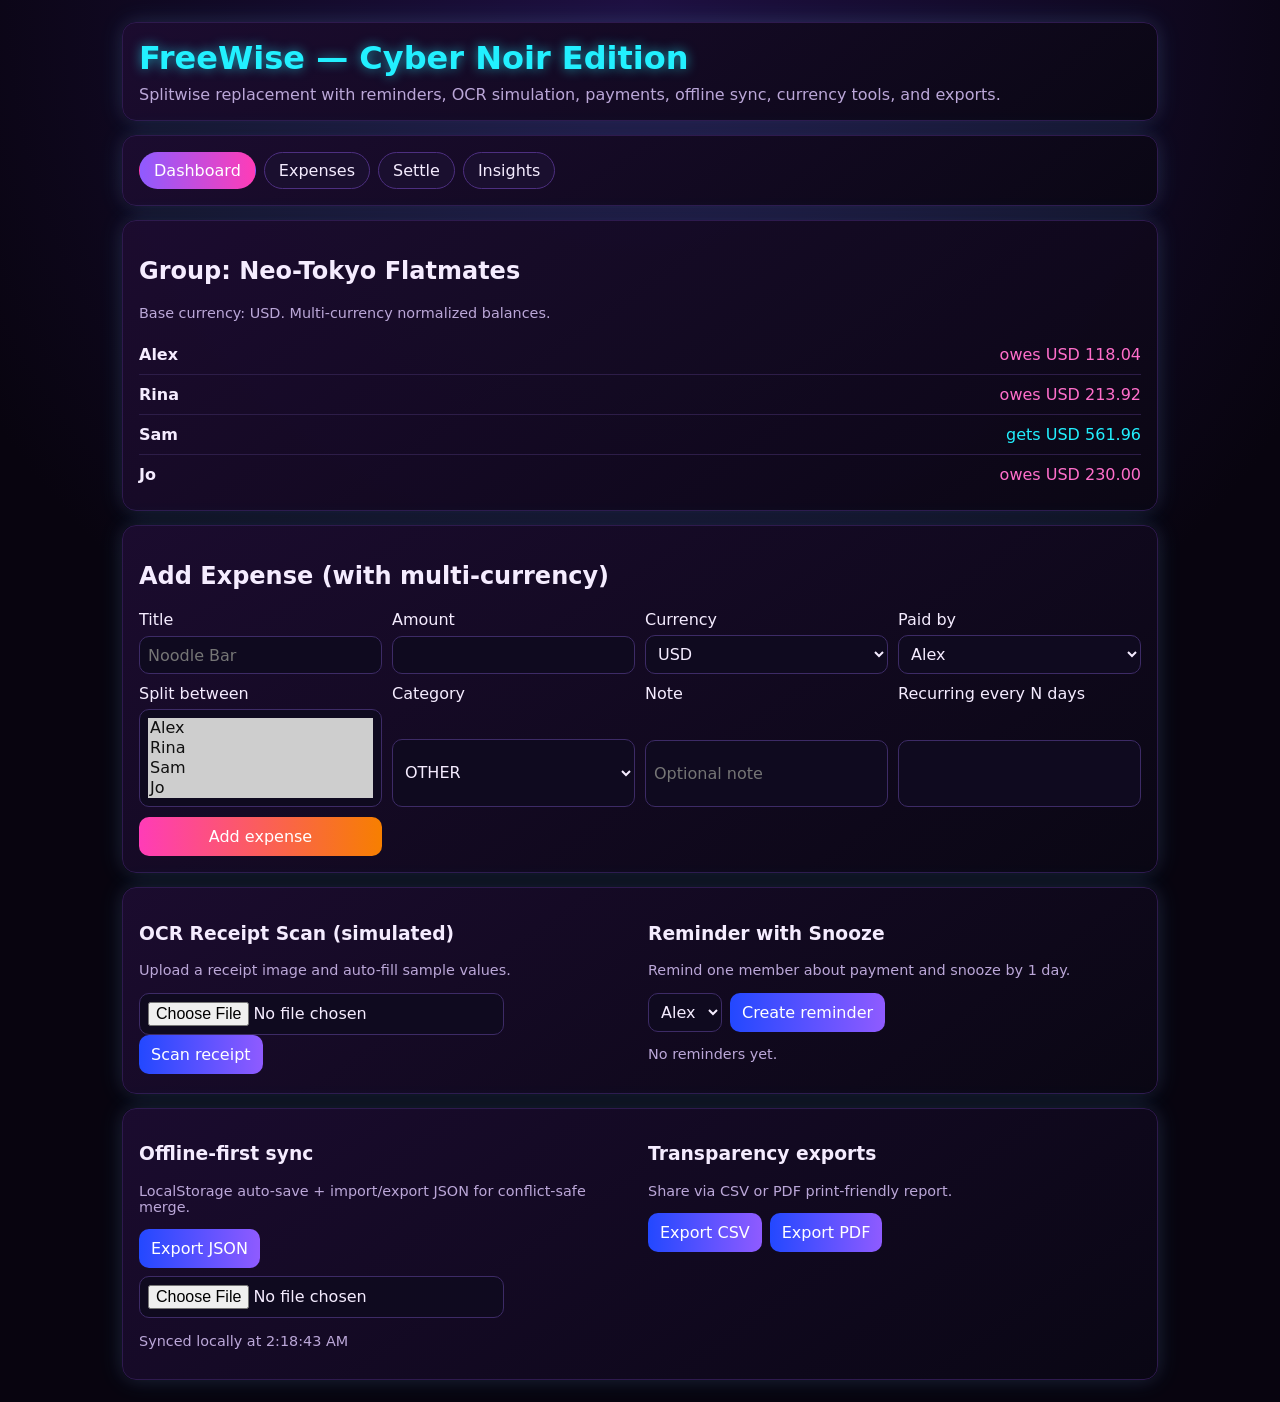
<file: web_preview/index.html>
<!doctype html>
<html lang="en">
  <head>
    <meta charset="UTF-8" />
    <meta name="viewport" content="width=device-width, initial-scale=1.0" />
    <title>FreeWise Cyber Noir Preview</title>
    <link rel="stylesheet" href="styles.css" />
  </head>
  <body>
    <main class="app-shell">
      <header class="hero card">
        <h1>FreeWise — Cyber Noir Edition</h1>
        <p>Splitwise replacement with reminders, OCR simulation, payments, offline sync, currency tools, and exports.</p>
      </header>

      <section class="card tabs" aria-label="Tabs">
        <button class="tab is-active" data-tab="dashboard">Dashboard</button>
        <button class="tab" data-tab="expenses">Expenses</button>
        <button class="tab" data-tab="settle">Settle</button>
        <button class="tab" data-tab="insights">Insights</button>
      </section>

      <section id="dashboard" class="panel card"></section>
      <section id="expenses" class="panel card hidden"></section>
      <section id="settle" class="panel card hidden"></section>
      <section id="insights" class="panel card hidden"></section>

      <section class="card">
        <h2>Add Expense (with multi-currency)</h2>
        <form id="expense-form" class="grid-form">
          <label>Title<input name="title" required placeholder="Noodle Bar" /></label>
          <label>Amount<input name="amount" type="number" step="0.01" min="0" required /></label>
          <label>Currency
            <select name="currency">
              <option value="USD">USD</option>
              <option value="EUR">EUR</option>
              <option value="GBP">GBP</option>
              <option value="INR">INR</option>
              <option value="JPY">JPY</option>
            </select>
          </label>
          <label>Paid by<select name="paidBy"></select></label>
          <label>Split between<select name="splitBetween" multiple></select></label>
          <label>Category
            <select name="category">
              <option>FOOD</option><option>TRANSPORT</option><option>RENT</option>
              <option>UTILITIES</option><option>ENTERTAINMENT</option><option selected>OTHER</option>
            </select>
          </label>
          <label>Note<input name="note" placeholder="Optional note" /></label>
          <label>Recurring every N days<input name="recurringDays" type="number" min="0" /></label>
          <button type="submit" class="primary">Add expense</button>
        </form>
      </section>

      <section class="card feature-grid">
        <article>
          <h3>OCR Receipt Scan (simulated)</h3>
          <p class="small">Upload a receipt image and auto-fill sample values.</p>
          <input type="file" id="receipt-upload" accept="image/*" />
          <button id="ocr-fill" class="secondary">Scan receipt</button>
        </article>
        <article>
          <h3>Reminder with Snooze</h3>
          <p class="small">Remind one member about payment and snooze by 1 day.</p>
          <div class="inline-controls">
            <select id="reminder-person"></select>
            <button id="create-reminder" class="secondary">Create reminder</button>
          </div>
          <div id="reminder-list"></div>
        </article>
      </section>

      <section class="card feature-grid">
        <article>
          <h3>Offline-first sync</h3>
          <p class="small">LocalStorage auto-save + import/export JSON for conflict-safe merge.</p>
          <div class="inline-controls">
            <button id="export-json" class="secondary">Export JSON</button>
            <input type="file" id="import-json" accept="application/json" />
          </div>
          <p id="sync-status" class="small"></p>
        </article>
        <article>
          <h3>Transparency exports</h3>
          <p class="small">Share via CSV or PDF print-friendly report.</p>
          <div class="inline-controls">
            <button id="export-csv" class="secondary">Export CSV</button>
            <button id="export-pdf" class="secondary">Export PDF</button>
          </div>
        </article>
      </section>
    </main>
    <script src="app.js"></script>
  </body>
</html>
</file>
<file: web_preview/styles.css>
:root {
  --bg: #08040f;
  --card: #130a22;
  --line: #2e1a4e;
  --text: #f5ecff;
  --muted: #bba7d8;
  --neon-cyan: #22f0ff;
  --neon-pink: #ff3cb7;
  --neon-purple: #8f5bff;
  font-family: "Inter", "Segoe UI", system-ui, sans-serif;
}

* { box-sizing: border-box; }
body {
  margin: 0;
  color: var(--text);
  background: radial-gradient(circle at top, #1f1042 0%, var(--bg) 50%);
}

.app-shell { max-width: 1080px; margin: 0 auto; padding: 22px; display: grid; gap: 14px; }
.card {
  background: linear-gradient(145deg, rgba(28, 12, 48, 0.95), rgba(10, 7, 20, 0.95));
  border: 1px solid var(--line);
  border-radius: 14px;
  padding: 16px;
  box-shadow: 0 0 25px rgba(34, 240, 255, 0.14), 0 0 18px rgba(255, 60, 183, 0.08);
}
.hero h1 { margin: 0; color: var(--neon-cyan); text-shadow: 0 0 12px rgba(34, 240, 255, 0.6); }
.hero p { margin: 8px 0 0; color: var(--muted); }

.tabs { display: flex; gap: 8px; flex-wrap: wrap; }
.tab {
  border: 1px solid #4d2f80;
  color: var(--text);
  border-radius: 999px;
  background: #1a0f2f;
  padding: 8px 14px;
  cursor: pointer;
}
.tab.is-active {
  background: linear-gradient(90deg, var(--neon-purple), var(--neon-pink));
  color: #fff;
  border-color: transparent;
}

.hidden { display: none; }
.row {
  display: flex; justify-content: space-between; align-items: center;
  border-bottom: 1px solid #2d1d48; padding: 10px 0;
}
.row:last-child { border-bottom: none; }
.small { color: var(--muted); font-size: .9rem; }

.grid-form { display: grid; gap: 10px; grid-template-columns: repeat(auto-fit, minmax(220px, 1fr)); }
label { display: grid; gap: 6px; }
input, select, button { font: inherit; }
input, select {
  border: 1px solid #3d2b66;
  border-radius: 10px;
  background: #0f0a1f;
  color: var(--text);
  padding: 8px;
}
button { cursor: pointer; }
.primary, .secondary {
  border: none;
  border-radius: 10px;
  padding: 10px 12px;
  color: #fff;
}
.primary { background: linear-gradient(90deg, var(--neon-pink), #f77f00); }
.secondary { background: linear-gradient(90deg, #2348ff, var(--neon-purple)); }

.feature-grid { display: grid; grid-template-columns: repeat(auto-fit, minmax(280px, 1fr)); gap: 16px; }
.inline-controls { display: flex; flex-wrap: wrap; gap: 8px; align-items: center; }
.pill {
  display: inline-block;
  margin: 6px 6px 0 0;
  background: #23113d;
  border: 1px solid #3d2265;
  border-radius: 999px;
  padding: 6px 10px;
  font-size: .85rem;
}
.balance-positive { color: var(--neon-cyan); }
.balance-negative { color: #ff6ecb; }
</file>
